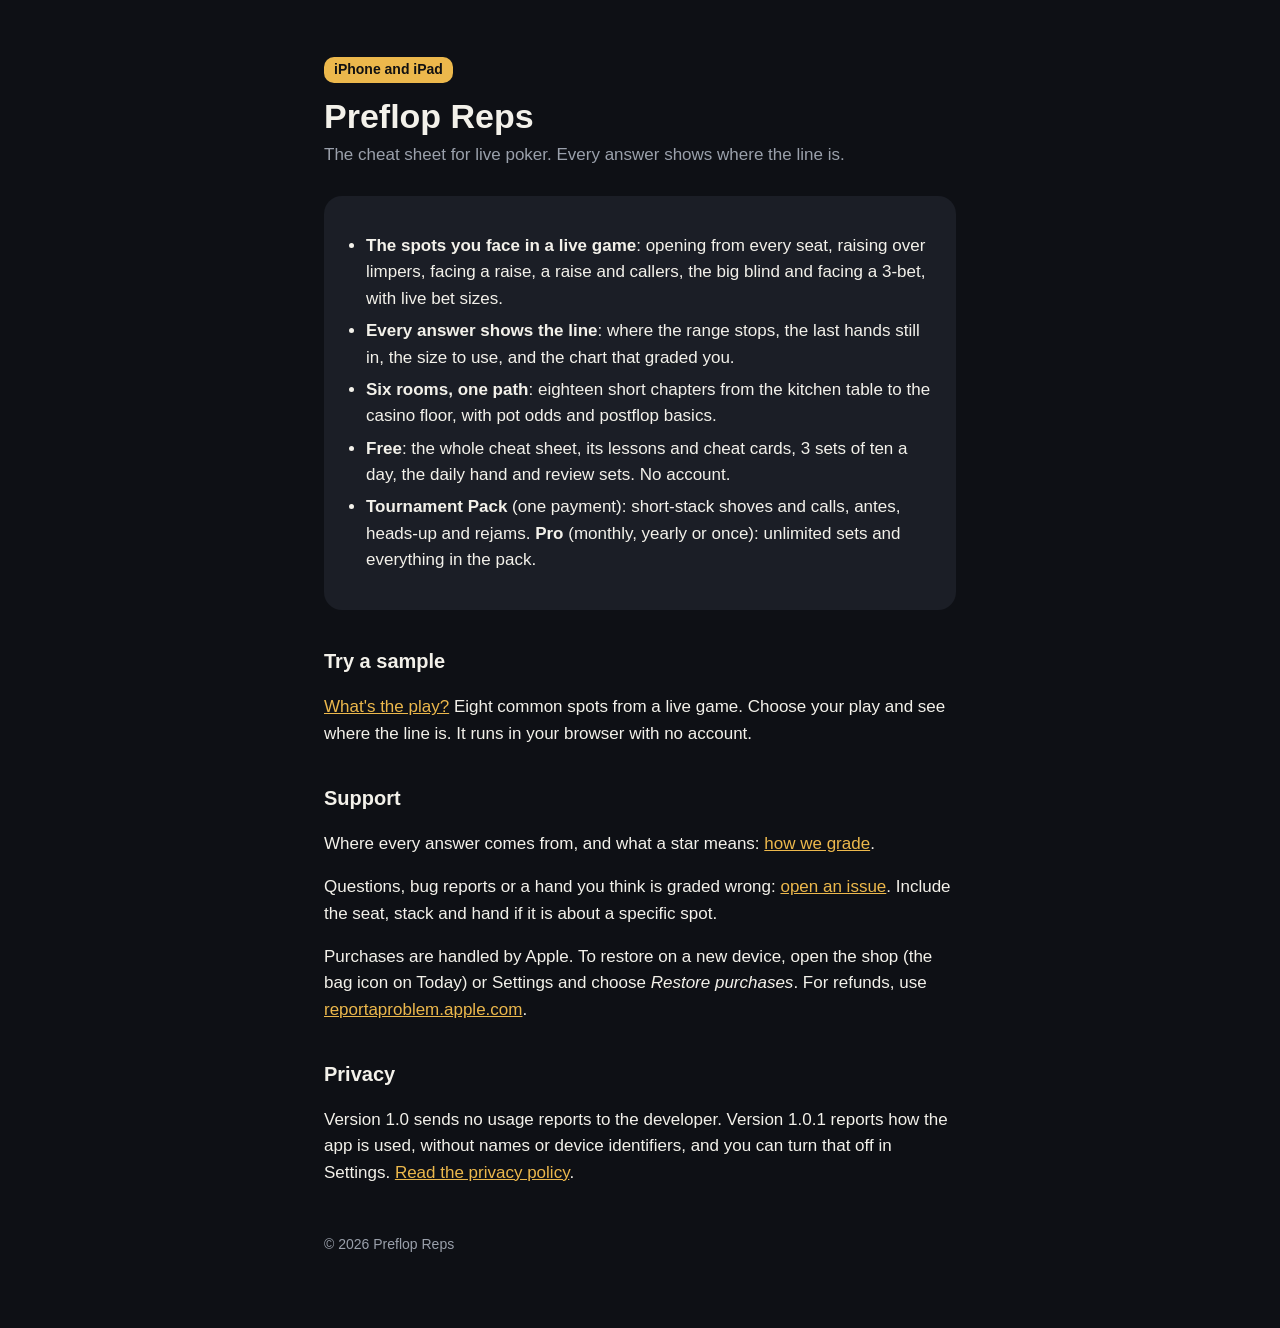
<file: index.html>
<!doctype html>
<html lang="en"><head><meta charset="utf-8"><meta name="viewport" content="width=device-width,initial-scale=1">
<title>Preflop Reps — Poker Trainer</title><meta name="description" content="Preflop Reps is the cheat sheet for live poker: which hands to raise, where the line is, and how much to bet, with an explanation for every answer.">
<link rel="stylesheet" href="style.css"></head>
<body><main>
<span class="mark">iPhone and iPad</span>
<h1>Preflop Reps</h1>
<p class="sub">The cheat sheet for live poker. Every answer shows where the line is.</p>
<div class="card">
<ul>
<li><strong>The spots you face in a live game</strong>: opening from every seat, raising over limpers, facing a raise, a raise and callers, the big blind and facing a 3-bet, with live bet sizes.</li>
<li><strong>Every answer shows the line</strong>: where the range stops, the last hands still in, the size to use, and the chart that graded you.</li>
<li><strong>Six rooms, one path</strong>: eighteen short chapters from the kitchen table to the casino floor, with pot odds and postflop basics.</li>
<li><strong>Free</strong>: the whole cheat sheet, its lessons and cheat cards, 3 sets of ten a day, the daily hand and review sets. No account.</li>
<li><strong>Tournament Pack</strong> (one payment): short-stack shoves and calls, antes, heads-up and rejams. <strong>Pro</strong> (monthly, yearly or once): unlimited sets and everything in the pack.</li>
</ul>
</div>
<h2>Try a sample</h2>
<p><a href="drill/">What's the play?</a> Eight common spots from a live game. Choose your play and see where the line is. It runs in your browser with no account.</p>
<h2>Support</h2>
<p>Where every answer comes from, and what a star means: <a href="grading.html">how we grade</a>.</p>
<p>Questions, bug reports or a hand you think is graded wrong: <a href="https://github.com/redkiho/preflop-reps-site/issues/new">open an issue</a>. Include the seat, stack and hand if it is about a specific spot.</p>
<p>Purchases are handled by Apple. To restore on a new device, open the shop (the bag icon on Today) or Settings and choose <em>Restore purchases</em>. For refunds, use <a href="https://reportaproblem.apple.com">reportaproblem.apple.com</a>.</p>
<h2>Privacy</h2>
<p>Version 1.0 sends no usage reports to the developer. Version 1.0.1 reports how the app is used, without names or device identifiers, and you can turn that off in Settings. <a href="privacy.html">Read the privacy policy</a>.</p>
<footer>© 2026 Preflop Reps</footer>
</main></body></html>
</file>
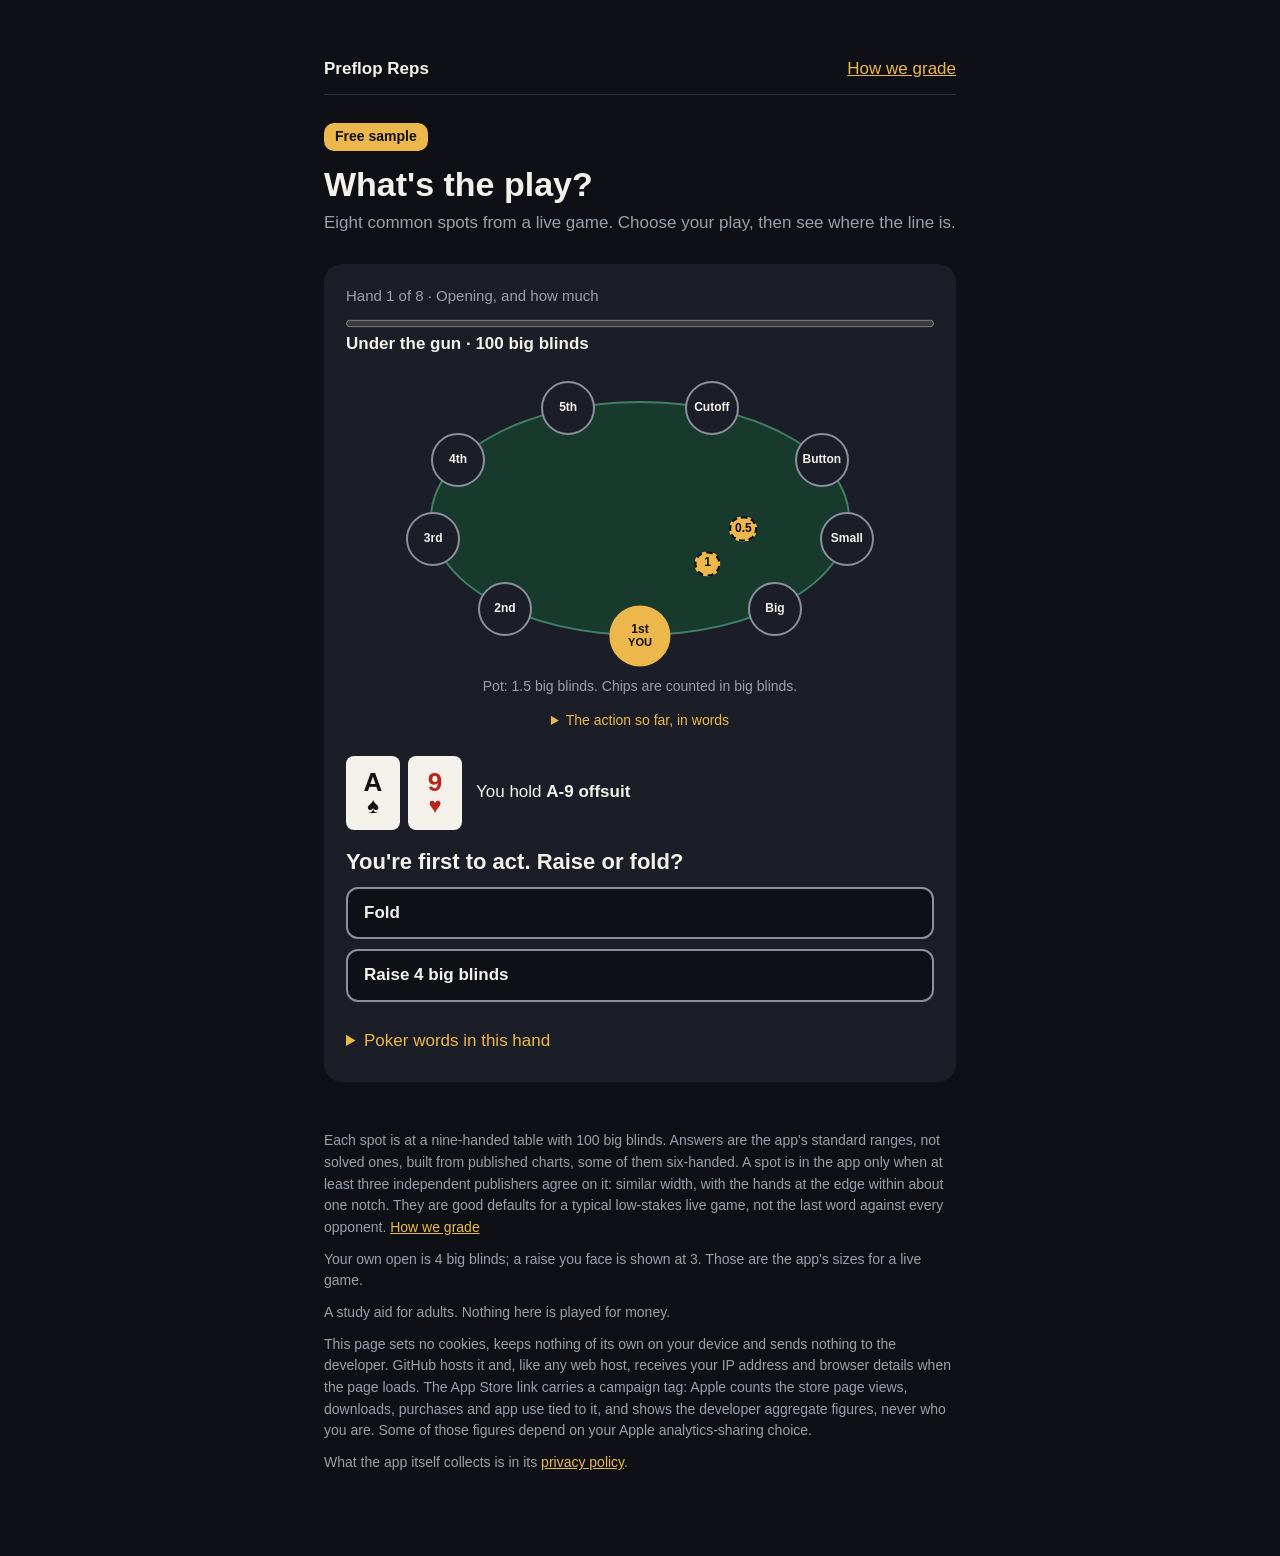
<file: drill/index.html>
<!doctype html>
<html lang="en">
<head>
  <meta charset="utf-8">
  <meta name="viewport" content="width=device-width, initial-scale=1">
  <meta name="color-scheme" content="dark">
  <meta name="theme-color" content="#0e1015">
  <meta name="description" content="Eight common preflop spots from a live poker game. Choose your play, then see where the line is and why. A free sample of Preflop Reps, a poker study aid.">
  <title>What's the Play? · Preflop Reps</title>
  <link rel="stylesheet" href="../style.css">
  <link rel="stylesheet" href="drill.css">
  <script type="module" src="drill.js"></script>
</head>
<body>
  <main class="drill">
    <nav aria-label="Preflop Reps">
      <a class="home" href="../">Preflop Reps</a>
      <a href="../grading.html">How we grade</a>
    </nav>

    <header>
      <span class="mark">Free sample</span>
      <h1>What's the play?</h1>
      <p class="sub">Eight common spots from a live game. Choose your play, then see where the line is.</p>
    </header>

    <section class="card practice" id="practice" aria-label="Drill" hidden>
      <div class="position">
        <p id="position" tabindex="-1"></p>
        <progress id="progress" value="0" aria-label="Hands answered"></progress>
      </div>

      <div id="question">
        <p id="spot" class="spot"></p>
        <div id="table" class="table" role="img"></div>
        <p id="pot" class="pot"></p>
        <details id="story">
          <summary>The action so far, in words</summary>
          <p id="action"></p>
        </details>
        <div class="holding">
          <div id="cards" class="cards" role="img"></div>
          <p>You hold <strong id="hand"></strong></p>
        </div>
        <h2 id="prompt"></h2>
        <div id="options" class="options" role="group" aria-label="Your play"></div>
      </div>

      <div id="feedback" class="feedback" hidden>
        <h2 id="verdict" tabindex="-1"></h2>
        <p class="play">The play: <strong id="play"></strong></p>
        <p id="chose"></p>
        <div class="line">
          <h3>Where the line is</h3>
          <p id="line"></p>
          <h3 id="size-label">The size</h3>
          <p id="size"></p>
        </div>
        <p id="rule"></p>
        <p class="fine">A standard range, not a solved one. <a href="../grading.html">How we grade</a></p>
        <button id="next" class="action" type="button">Next hand</button>
      </div>

      <details id="glossary">
        <summary>Poker words in this hand</summary>
        <dl id="words"></dl>
      </details>

      <div id="result" class="result" hidden>
        <h2 id="score" tabindex="-1"></h2>
        <p>Preflop Reps for iPhone and iPad drills every spot on its live-game cheat sheet this way: the play, where the line is, and how much to bet.</p>
        <p><strong>Free:</strong> the whole live-game cheat sheet, its lessons and cheat cards, 3 sets of ten a day, the daily hand and review sets. No account.</p>
        <p><strong>Paid:</strong> the Tournament Pack (short-stack shoves and calls, antes, heads-up and rejams) and Pro (unlimited sets and everything in the pack).</p>
        <a id="store" class="action" href="https://apps.apple.com/app/apple-store/id6815503902?pt=129483148&amp;ct=preflop-web-drill&amp;mt=8">View on the App Store</a>
        <button id="again" type="button">Try again</button>
        <p class="fine">For adults. The App Store shows the age rating where you live.</p>
      </div>
    </section>
    <p id="unsupported" class="notice" hidden>The drill did not start. Reload the page, or try a newer browser. Preflop Reps for iPhone and iPad asks the same spots.</p>
    <noscript><p class="notice">Turn on JavaScript in your browser to try the drill.</p></noscript>
    <script>
      // If the drill's script has not started after four seconds (an old browser, or a file that did not load), say so.
      setTimeout(function () {
        if (!window.drillStarted) document.getElementById('unsupported').hidden = false;
      }, 4000);
    </script>

    <footer>
      <p>Each spot is at a nine-handed table with 100 big blinds. Answers are the app's standard ranges, not solved ones, built from published charts, some of them six-handed. A spot is in the app only when at least three independent publishers agree on it: similar width, with the hands at the edge within about one notch. They are good defaults for a typical low-stakes live game, not the last word against every opponent. <a href="../grading.html">How we grade</a></p>
      <p>Your own open is 4 big blinds; a raise you face is shown at 3. Those are the app's sizes for a live game.</p>
      <p>A study aid for adults. Nothing here is played for money.</p>
      <p>This page sets no cookies, keeps nothing of its own on your device and sends nothing to the developer. GitHub hosts it and, like any web host, receives your IP address and browser details when the page loads. The App Store link carries a campaign tag: Apple counts the store page views, downloads, purchases and app use tied to it, and shows the developer aggregate figures, never who you are. Some of those figures depend on your Apple analytics-sharing choice.</p>
      <p>What the app itself collects is in its <a href="../privacy.html">privacy policy</a>.</p>
    </footer>
  </main>
</body>
</html>
</file>
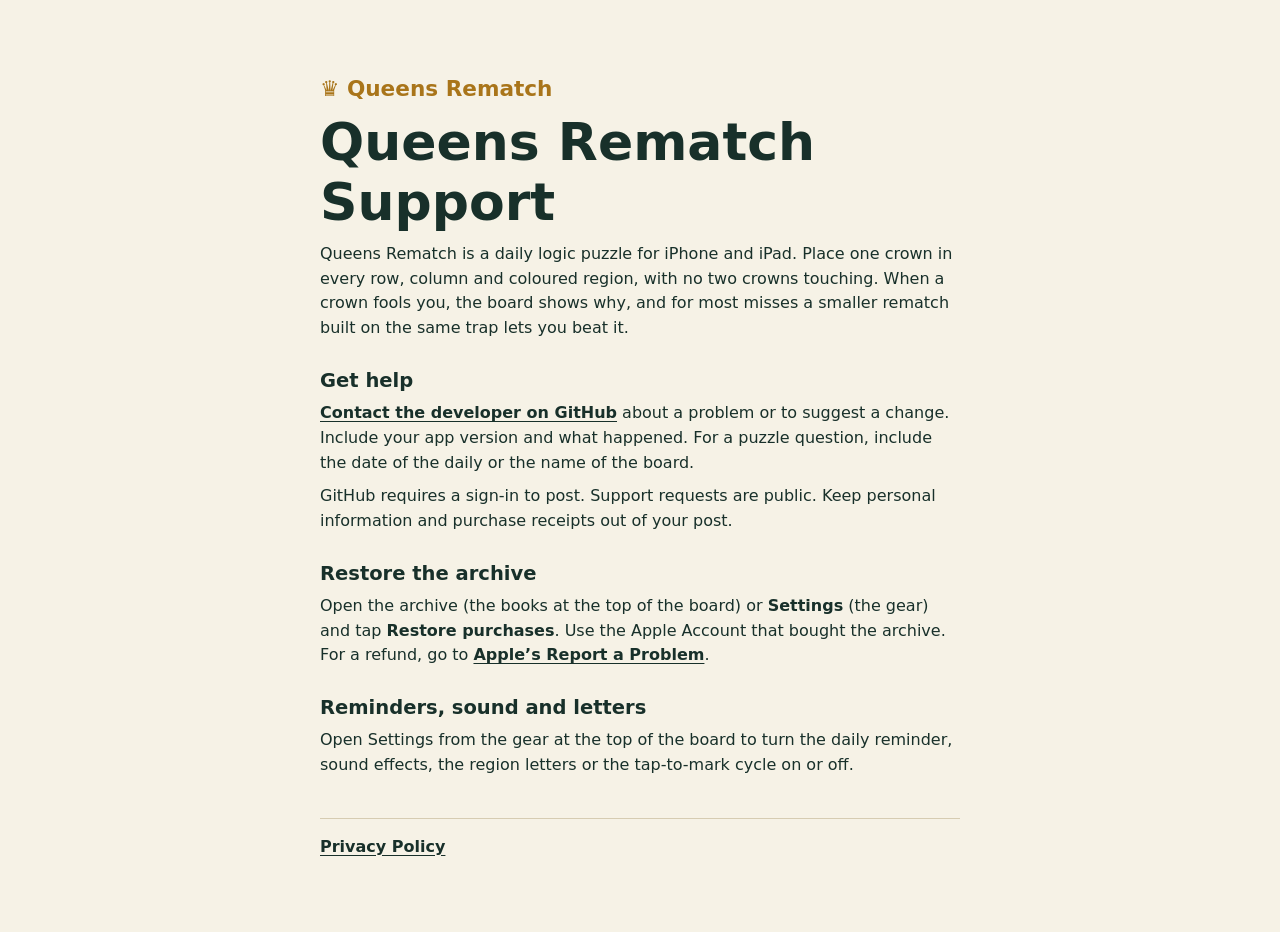
<file: queens/index.html>
<!doctype html>
<html lang="en">
<head>
  <meta charset="utf-8">
  <meta name="viewport" content="width=device-width, initial-scale=1">
  <meta name="description" content="Get help with Queens Rematch, the daily crown-placement puzzle for iPhone and iPad.">
  <title>Queens Rematch Support</title>
  <link rel="stylesheet" href="style.css">
</head>
<body>
  <main>
    <p class="brand">♛ Queens Rematch</p>
    <h1>Queens Rematch Support</h1>
    <p>Queens Rematch is a daily logic puzzle for iPhone and iPad. Place one crown in every row, column and coloured region, with no two crowns touching. When a crown fools you, the board shows why, and for most misses a smaller rematch built on the same trap lets you beat it.</p>

    <section>
      <h2>Get help</h2>
      <p><a href="https://github.com/redkiho/preflop-reps-site/issues/new?title=Queens%20Rematch%20support%3A%20">Contact the developer on GitHub</a> about a problem or to suggest a change. Include your app version and what happened. For a puzzle question, include the date of the daily or the name of the board.</p>
      <p>GitHub requires a sign-in to post. Support requests are public. Keep personal information and purchase receipts out of your post.</p>
    </section>

    <section>
      <h2>Restore the archive</h2>
      <p>Open the archive (the books at the top of the board) or <strong>Settings</strong> (the gear) and tap <strong>Restore purchases</strong>. Use the Apple Account that bought the archive. For a refund, go to <a href="https://reportaproblem.apple.com/">Apple’s Report a Problem</a>.</p>
    </section>

    <section>
      <h2>Reminders, sound and letters</h2>
      <p>Open Settings from the gear at the top of the board to turn the daily reminder, sound effects, the region letters or the tap-to-mark cycle on or off.</p>
    </section>

    <footer>
      <a href="privacy.html">Privacy Policy</a>
    </footer>
  </main>
</body>
</html>
</file>
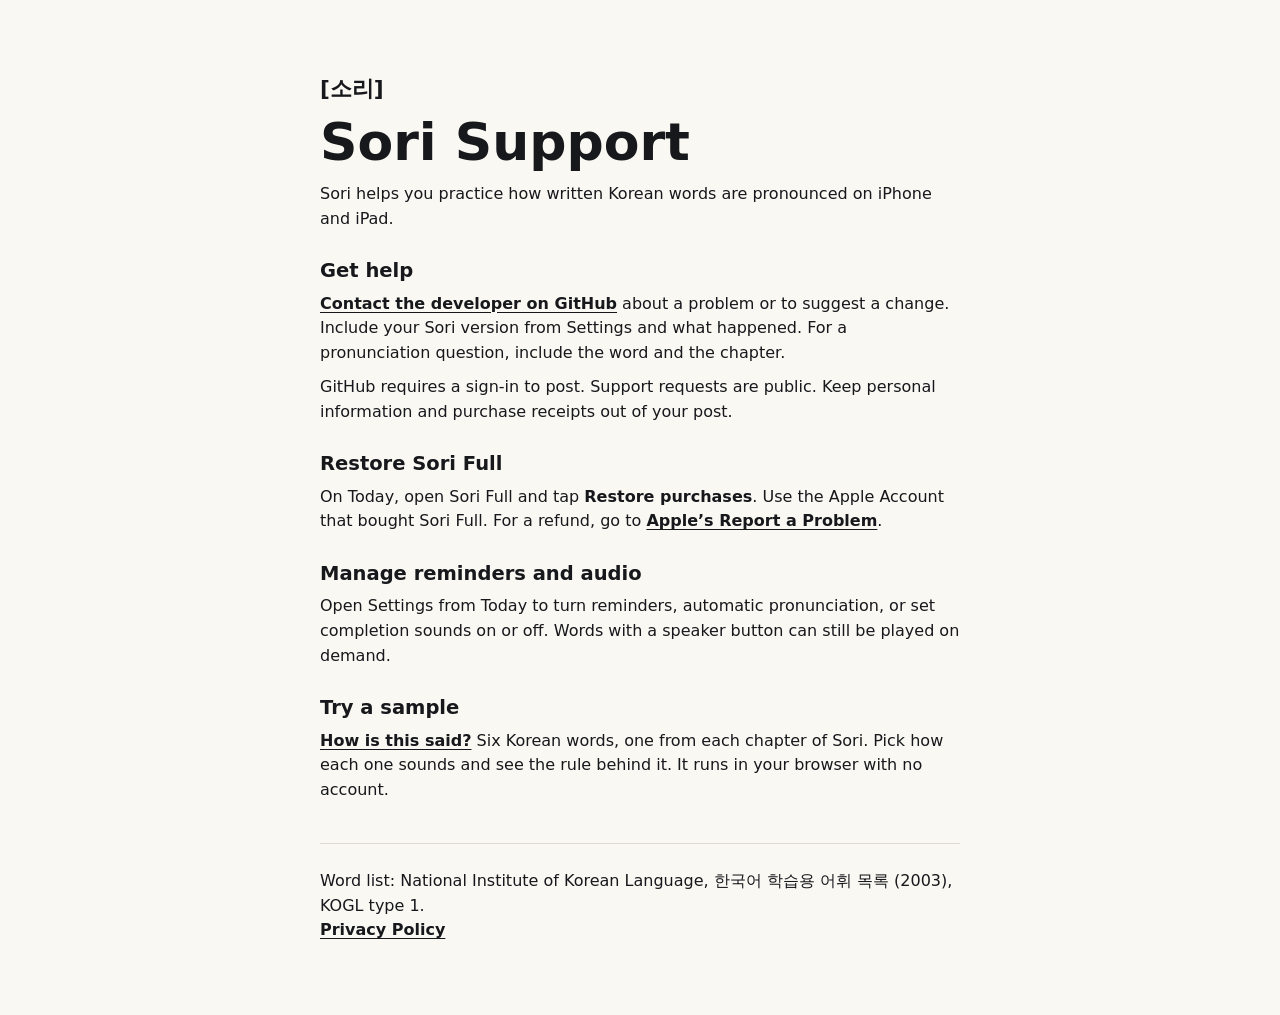
<file: sori/index.html>
<!doctype html>
<html lang="en">
<head>
  <meta charset="utf-8">
  <meta name="viewport" content="width=device-width, initial-scale=1">
  <meta name="description" content="Get help with Sori, the Korean pronunciation trainer for iPhone and iPad.">
  <title>Sori Support</title>
  <link rel="stylesheet" href="style.css">
</head>
<body>
  <main>
    <p class="brand" lang="ko">[소리]</p>
    <h1>Sori Support</h1>
    <p>Sori helps you practice how written Korean words are pronounced on iPhone and iPad.</p>

    <section>
      <h2>Get help</h2>
      <p><a href="https://github.com/redkiho/preflop-reps-site/issues/new?title=Sori%20support%3A%20">Contact the developer on GitHub</a> about a problem or to suggest a change. Include your Sori version from Settings and what happened. For a pronunciation question, include the word and the chapter.</p>
      <p>GitHub requires a sign-in to post. Support requests are public. Keep personal information and purchase receipts out of your post.</p>
    </section>

    <section>
      <h2>Restore Sori Full</h2>
      <p>On Today, open Sori Full and tap <strong>Restore purchases</strong>. Use the Apple Account that bought Sori Full. For a refund, go to <a href="https://reportaproblem.apple.com/">Apple’s Report a Problem</a>.</p>
    </section>

    <section>
      <h2>Manage reminders and audio</h2>
      <p>Open Settings from Today to turn reminders, automatic pronunciation, or set completion sounds on or off. Words with a speaker button can still be played on demand.</p>
    </section>

    <section>
      <h2>Try a sample</h2>
      <p><a href="drill/">How is this said?</a> Six Korean words, one from each chapter of Sori. Pick how each one sounds and see the rule behind it. It runs in your browser with no account.</p>
    </section>

    <footer>
      <p>Word list: National Institute of Korean Language, <span lang="ko">한국어 학습용 어휘 목록</span> (2003), KOGL type 1.</p>
      <a href="privacy.html">Privacy Policy</a>
    </footer>
  </main>
</body>
</html>
</file>
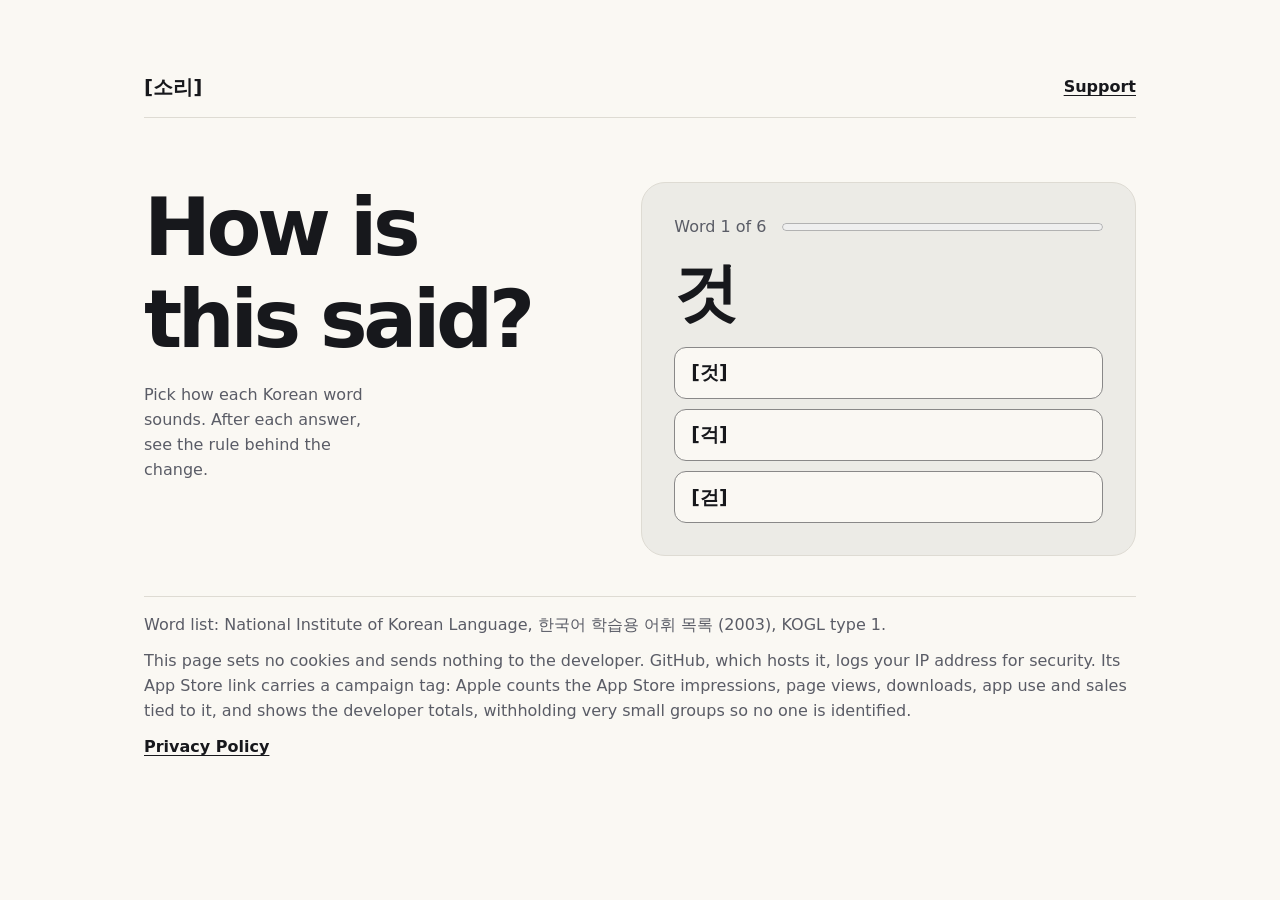
<file: sori/drill/index.html>
<!doctype html>
<html lang="en">
<head>
  <meta charset="utf-8">
  <meta name="viewport" content="width=device-width, initial-scale=1">
  <meta name="description" content="Try six Korean pronunciation questions from Sori. Pick how each word is said and see the rule behind its sound.">
  <title>Korean Pronunciation Drill · Sori</title>
  <link rel="stylesheet" href="../style.css">
  <link rel="stylesheet" href="drill.css">
  <script type="module" src="drill.js"></script>
</head>
<body>
  <main class="sample">
    <nav aria-label="Sori">
      <a class="wordmark" aria-label="Sori support" href="../"><span lang="ko">[소리]</span></a>
      <a href="../">Support</a>
    </nav>

    <div class="drill-layout">
      <header class="intro">
        <h1>How is<br class="title-break"> this said?</h1>
        <p>Pick how each Korean word sounds. After each answer, see the rule behind the change.</p>
      </header>

      <div class="practice" id="practice" hidden>
        <div class="position">
          <p id="position"></p>
          <progress id="progress" value="0" aria-label="Questions answered"></progress>
        </div>
        <div id="question">
          <h2 id="word" lang="ko" tabindex="-1"></h2>
          <div id="options" class="options" role="group" aria-label="Pronunciation choices"></div>
        </div>
        <div id="feedback" class="feedback" hidden>
          <h2 id="verdict" tabindex="-1"></h2>
          <p id="reveal" lang="ko"></p>
          <p id="reason"></p>
          <p id="article" class="article"></p>
          <button id="next" class="action" type="button">Next word</button>
        </div>
        <div id="result" class="result" hidden>
          <h2 id="score" tabindex="-1"></h2>
          <p>Practice all six rules in Sori for iPhone and iPad. The first two chapters are free.</p>
          <a id="store" class="action" href="https://apps.apple.com/app/apple-store/id6837568195?pt=129483148&amp;ct=sori-web-drill&amp;mt=8">View on the App Store</a>
          <button id="again" type="button">Try again</button>
        </div>
      </div>
      <noscript><p>Enable JavaScript in your browser to try the drill.</p></noscript>
    </div>

    <footer>
      <p>Word list: National Institute of Korean Language, <span lang="ko">한국어 학습용 어휘 목록</span> (2003), KOGL type 1.</p>
      <p>This page sets no cookies and sends nothing to the developer. GitHub, which hosts it, logs your IP address for security. Its App Store link carries a campaign tag: Apple counts the App Store impressions, page views, downloads, app use and sales tied to it, and shows the developer totals, withholding very small groups so no one is identified.</p>
      <a href="../privacy.html">Privacy Policy</a>
    </footer>
  </main>
</body>
</html>
</file>
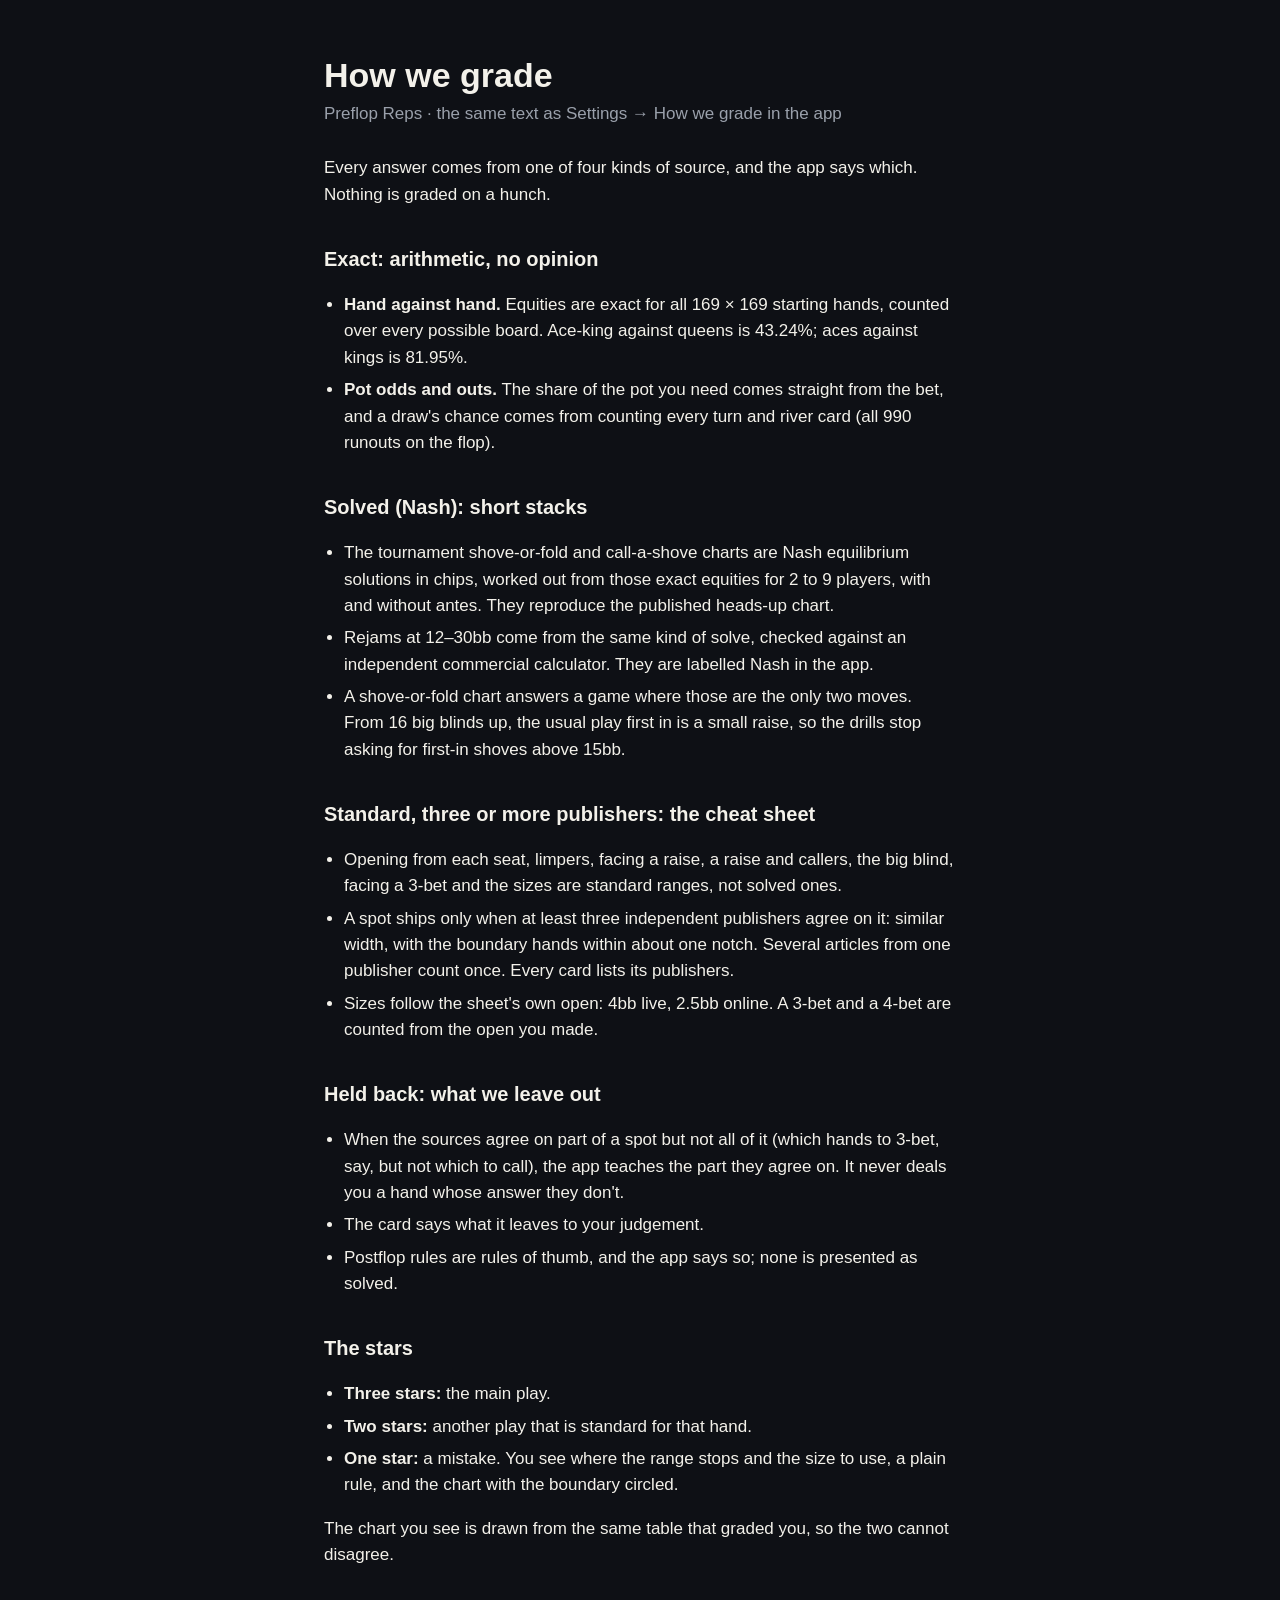
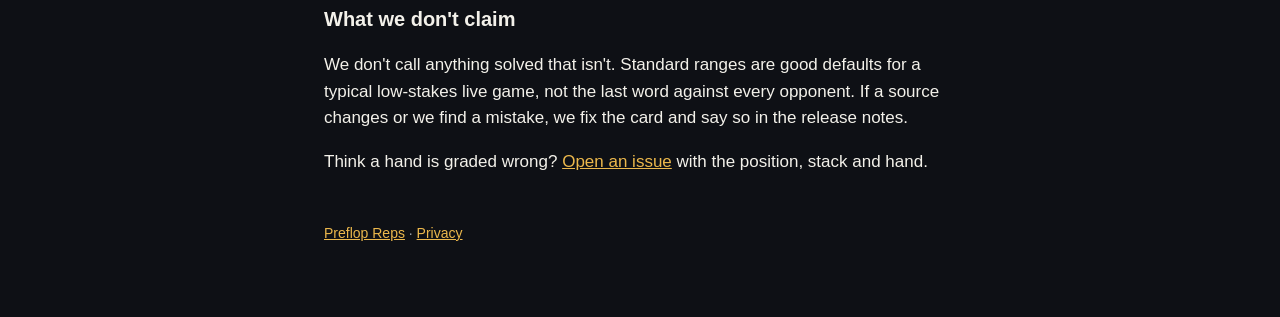
<file: grading.html>
<!doctype html>
<html lang="en"><head><meta charset="utf-8"><meta name="viewport" content="width=device-width,initial-scale=1">
<title>How we grade — Preflop Reps</title><link rel="stylesheet" href="style.css"></head>
<body><main>
<h1>How we grade</h1>
<p class="sub">Preflop Reps · the same text as Settings → How we grade in the app</p>
<p>Every answer comes from one of four kinds of source, and the app says which. Nothing is graded on a hunch.</p>
<h2>Exact: arithmetic, no opinion</h2>
<ul>
<li><strong>Hand against hand.</strong> Equities are exact for all 169 × 169 starting hands, counted over every possible board. Ace-king against queens is 43.24%; aces against kings is 81.95%.</li>
<li><strong>Pot odds and outs.</strong> The share of the pot you need comes straight from the bet, and a draw's chance comes from counting every turn and river card (all 990 runouts on the flop).</li>
</ul>
<h2>Solved (Nash): short stacks</h2>
<ul>
<li>The tournament shove-or-fold and call-a-shove charts are Nash equilibrium solutions in chips, worked out from those exact equities for 2 to 9 players, with and without antes. They reproduce the published heads-up chart.</li>
<li>Rejams at 12–30bb come from the same kind of solve, checked against an independent commercial calculator. They are labelled Nash in the app.</li>
<li>A shove-or-fold chart answers a game where those are the only two moves. From 16 big blinds up, the usual play first in is a small raise, so the drills stop asking for first-in shoves above 15bb.</li>
</ul>
<h2>Standard, three or more publishers: the cheat sheet</h2>
<ul>
<li>Opening from each seat, limpers, facing a raise, a raise and callers, the big blind, facing a 3-bet and the sizes are standard ranges, not solved ones.</li>
<li>A spot ships only when at least three independent publishers agree on it: similar width, with the boundary hands within about one notch. Several articles from one publisher count once. Every card lists its publishers.</li>
<li>Sizes follow the sheet's own open: 4bb live, 2.5bb online. A 3-bet and a 4-bet are counted from the open you made.</li>
</ul>
<h2>Held back: what we leave out</h2>
<ul>
<li>When the sources agree on part of a spot but not all of it (which hands to 3-bet, say, but not which to call), the app teaches the part they agree on. It never deals you a hand whose answer they don't.</li>
<li>The card says what it leaves to your judgement.</li>
<li>Postflop rules are rules of thumb, and the app says so; none is presented as solved.</li>
</ul>
<h2>The stars</h2>
<ul>
<li><strong>Three stars:</strong> the main play.</li>
<li><strong>Two stars:</strong> another play that is standard for that hand.</li>
<li><strong>One star:</strong> a mistake. You see where the range stops and the size to use, a plain rule, and the chart with the boundary circled.</li>
</ul>
<p>The chart you see is drawn from the same table that graded you, so the two cannot disagree.</p>
<h2>What we don't claim</h2>
<p>We don't call anything solved that isn't. Standard ranges are good defaults for a typical low-stakes live game, not the last word against every opponent. If a source changes or we find a mistake, we fix the card and say so in the release notes.</p>
<p>Think a hand is graded wrong? <a href="https://github.com/redkiho/preflop-reps-site/issues/new">Open an issue</a> with the position, stack and hand.</p>
<footer><a href="index.html">Preflop Reps</a> · <a href="privacy.html">Privacy</a></footer>
</main></body></html>
</file>
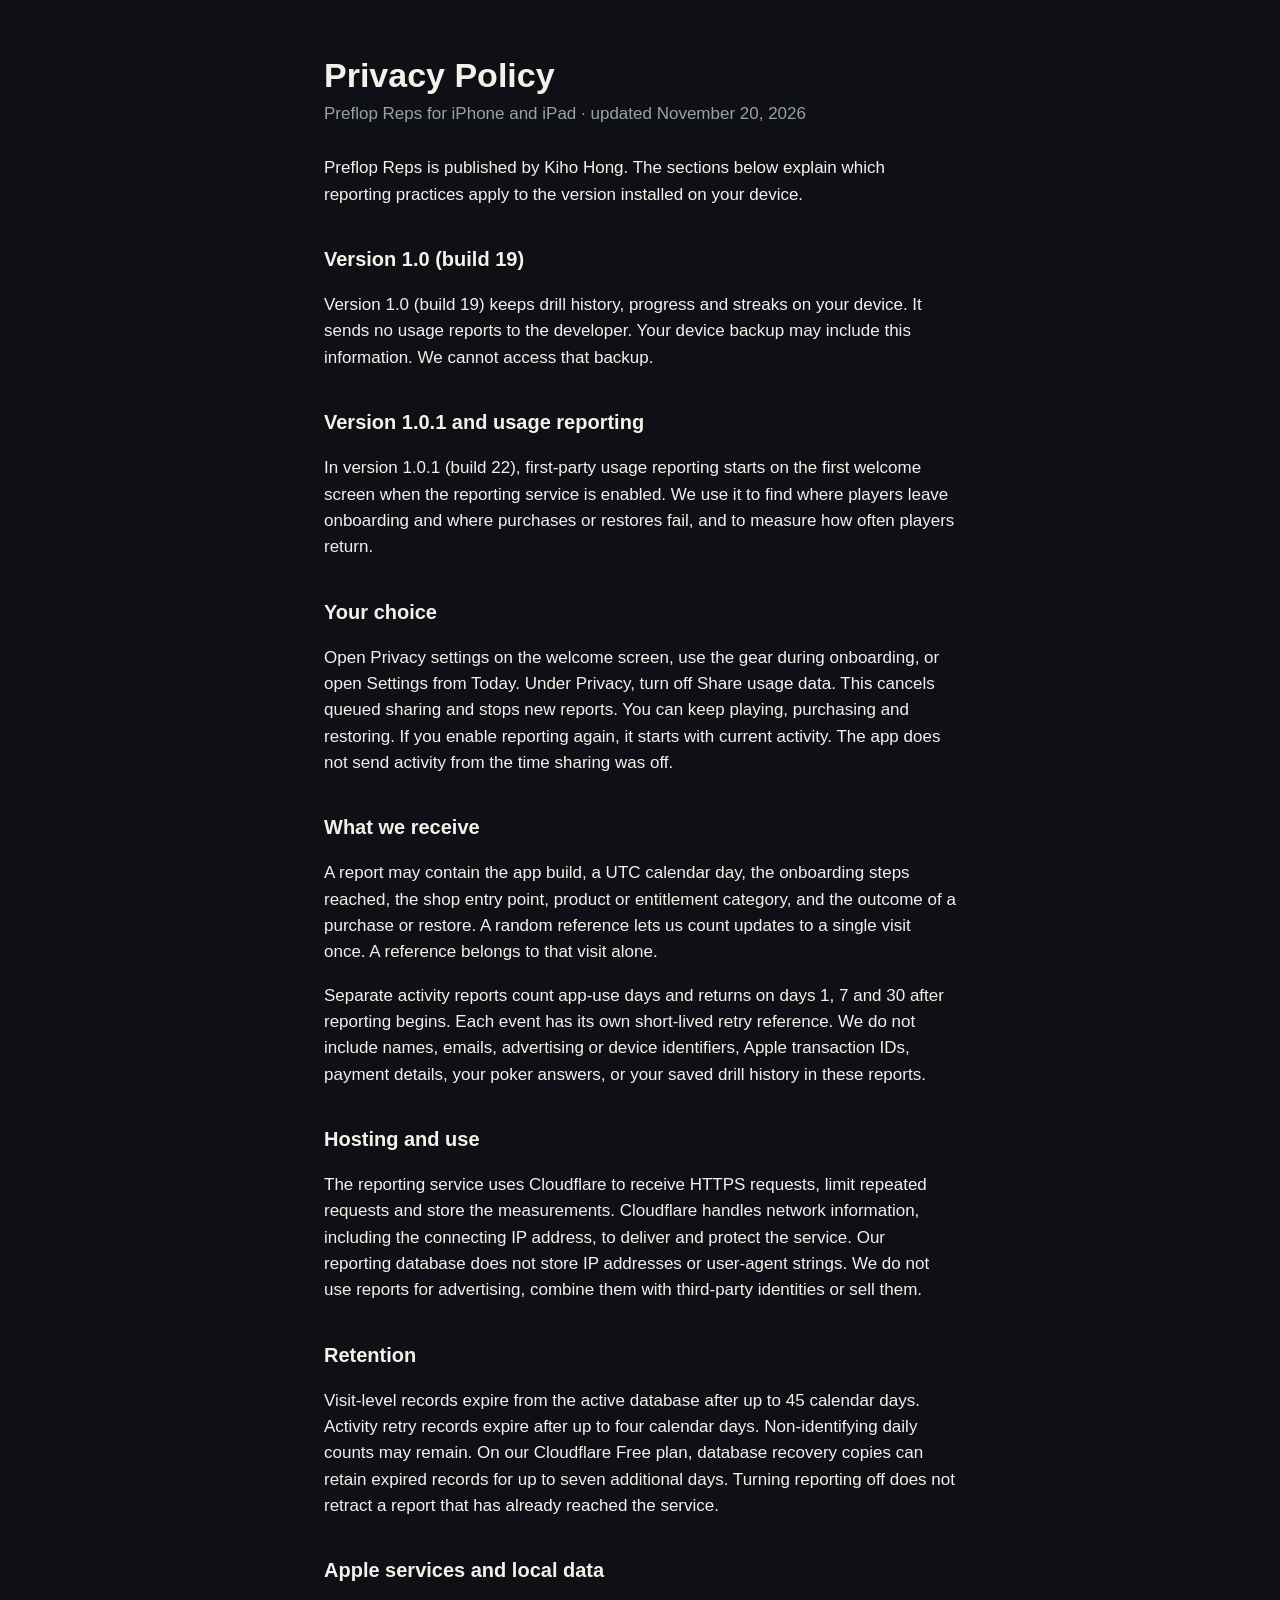
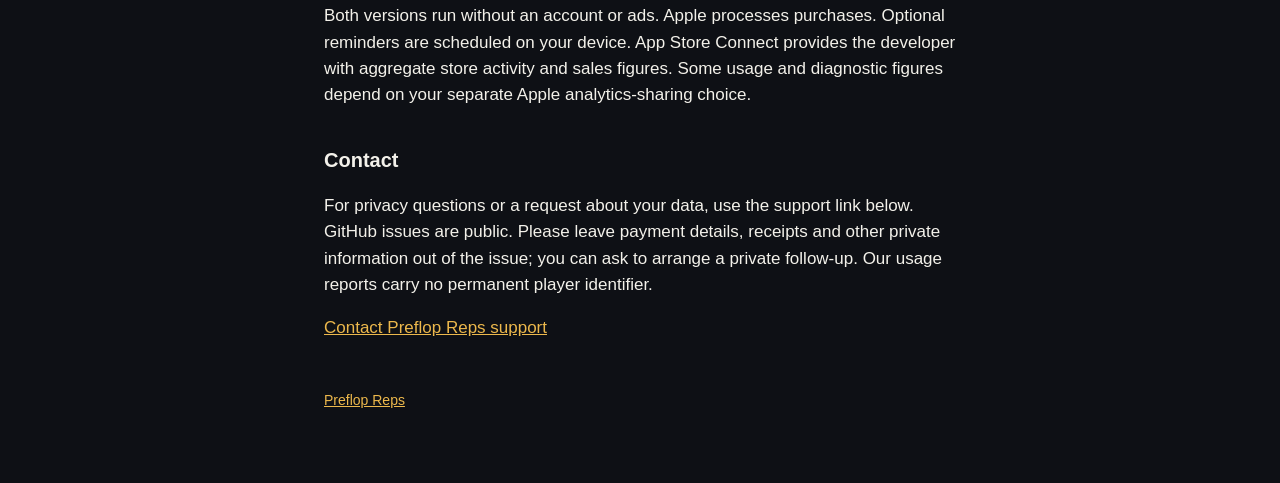
<file: privacy.html>
<!doctype html>
<html lang="en"><head><meta charset="utf-8"><meta name="viewport" content="width=device-width,initial-scale=1">
<title>Privacy Policy — Preflop Reps</title><link rel="stylesheet" href="style.css"></head>
<body><main><h1>Privacy Policy</h1>
<p class="sub">Preflop Reps for iPhone and iPad · updated November 20, 2026</p>
<p>Preflop Reps is published by Kiho Hong. The sections below explain which reporting practices apply to the version installed on your device.</p>
<h2>Version 1.0 (build 19)</h2>
<p>Version 1.0 (build 19) keeps drill history, progress and streaks on your device. It sends no usage reports to the developer. Your device backup may include this information. We cannot access that backup.</p>
<h2>Version 1.0.1 and usage reporting</h2>
<p>In version 1.0.1 (build 22), first-party usage reporting starts on the first welcome screen when the reporting service is enabled. We use it to find where players leave onboarding and where purchases or restores fail, and to measure how often players return.</p>
<h2 id="choices">Your choice</h2>
<p>Open Privacy settings on the welcome screen, use the gear during onboarding, or open Settings from Today. Under Privacy, turn off Share usage data. This cancels queued sharing and stops new reports. You can keep playing, purchasing and restoring. If you enable reporting again, it starts with current activity. The app does not send activity from the time sharing was off.</p>
<h2>What we receive</h2>
<p>A report may contain the app build, a UTC calendar day, the onboarding steps reached, the shop entry point, product or entitlement category, and the outcome of a purchase or restore. A random reference lets us count updates to a single visit once. A reference belongs to that visit alone.</p>
<p>Separate activity reports count app-use days and returns on days 1, 7 and 30 after reporting begins. Each event has its own short-lived retry reference. We do not include names, emails, advertising or device identifiers, Apple transaction IDs, payment details, your poker answers, or your saved drill history in these reports.</p>
<h2>Hosting and use</h2>
<p>The reporting service uses Cloudflare to receive HTTPS requests, limit repeated requests and store the measurements. Cloudflare handles network information, including the connecting IP address, to deliver and protect the service. Our reporting database does not store IP addresses or user-agent strings. We do not use reports for advertising, combine them with third-party identities or sell them.</p>
<h2>Retention</h2>
<p>Visit-level records expire from the active database after up to 45 calendar days. Activity retry records expire after up to four calendar days. Non-identifying daily counts may remain. On our Cloudflare Free plan, database recovery copies can retain expired records for up to seven additional days. Turning reporting off does not retract a report that has already reached the service.</p>
<h2>Apple services and local data</h2>
<p>Both versions run without an account or ads. Apple processes purchases. Optional reminders are scheduled on your device. App Store Connect provides the developer with aggregate store activity and sales figures. Some usage and diagnostic figures depend on your separate Apple analytics-sharing choice.</p>
<h2>Contact</h2>
<p>For privacy questions or a request about your data, use the support link below. GitHub issues are public. Please leave payment details, receipts and other private information out of the issue; you can ask to arrange a private follow-up. Our usage reports carry no permanent player identifier.</p>
<p><a href="https://github.com/redkiho/preflop-reps-site/issues/new">Contact Preflop Reps support</a></p>
<footer><a href="index.html">Preflop Reps</a></footer>
</main></body></html>
</file>
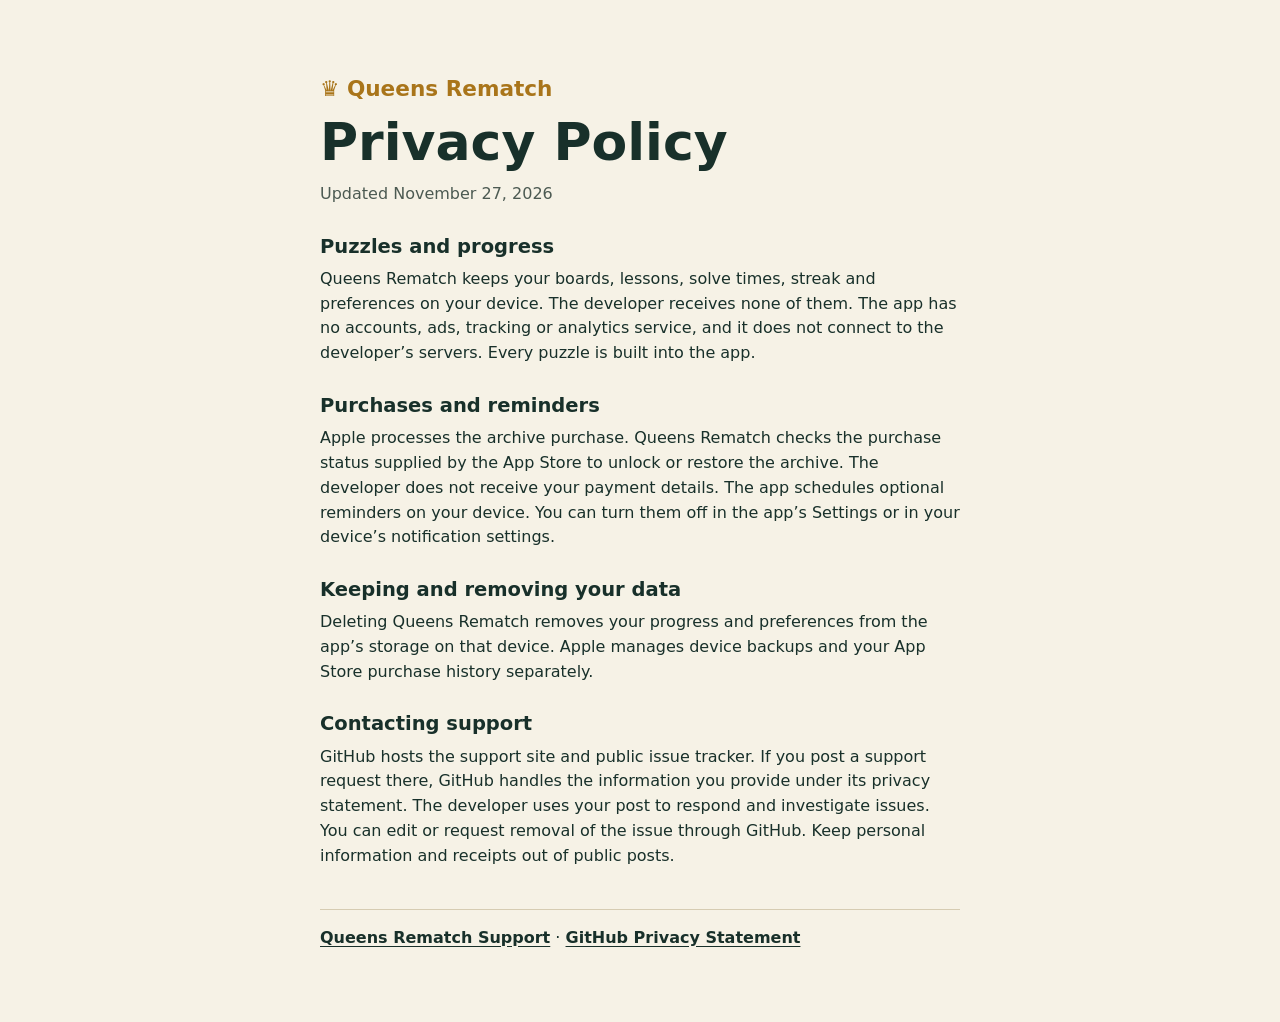
<file: queens/privacy.html>
<!doctype html>
<html lang="en">
<head>
  <meta charset="utf-8">
  <meta name="viewport" content="width=device-width, initial-scale=1">
  <meta name="description" content="The privacy policy for Queens Rematch, the daily crown-placement puzzle.">
  <title>Queens Rematch Privacy Policy</title>
  <link rel="stylesheet" href="style.css">
</head>
<body>
  <main>
    <p class="brand">♛ Queens Rematch</p>
    <h1>Privacy Policy</h1>
    <p class="updated">Updated November 27, 2026</p>

    <section>
      <h2>Puzzles and progress</h2>
      <p>Queens Rematch keeps your boards, lessons, solve times, streak and preferences on your device. The developer receives none of them. The app has no accounts, ads, tracking or analytics service, and it does not connect to the developer’s servers. Every puzzle is built into the app.</p>
    </section>

    <section>
      <h2>Purchases and reminders</h2>
      <p>Apple processes the archive purchase. Queens Rematch checks the purchase status supplied by the App Store to unlock or restore the archive. The developer does not receive your payment details. The app schedules optional reminders on your device. You can turn them off in the app’s Settings or in your device’s notification settings.</p>
    </section>

    <section>
      <h2>Keeping and removing your data</h2>
      <p>Deleting Queens Rematch removes your progress and preferences from the app’s storage on that device. Apple manages device backups and your App Store purchase history separately.</p>
    </section>

    <section>
      <h2>Contacting support</h2>
      <p>GitHub hosts the support site and public issue tracker. If you post a support request there, GitHub handles the information you provide under its privacy statement. The developer uses your post to respond and investigate issues. You can edit or request removal of the issue through GitHub. Keep personal information and receipts out of public posts.</p>
    </section>

    <footer>
      <a href="./">Queens Rematch Support</a> ·
      <a href="https://docs.github.com/en/site-policy/privacy-policies/github-general-privacy-statement">GitHub Privacy Statement</a>
    </footer>
  </main>
</body>
</html>
</file>
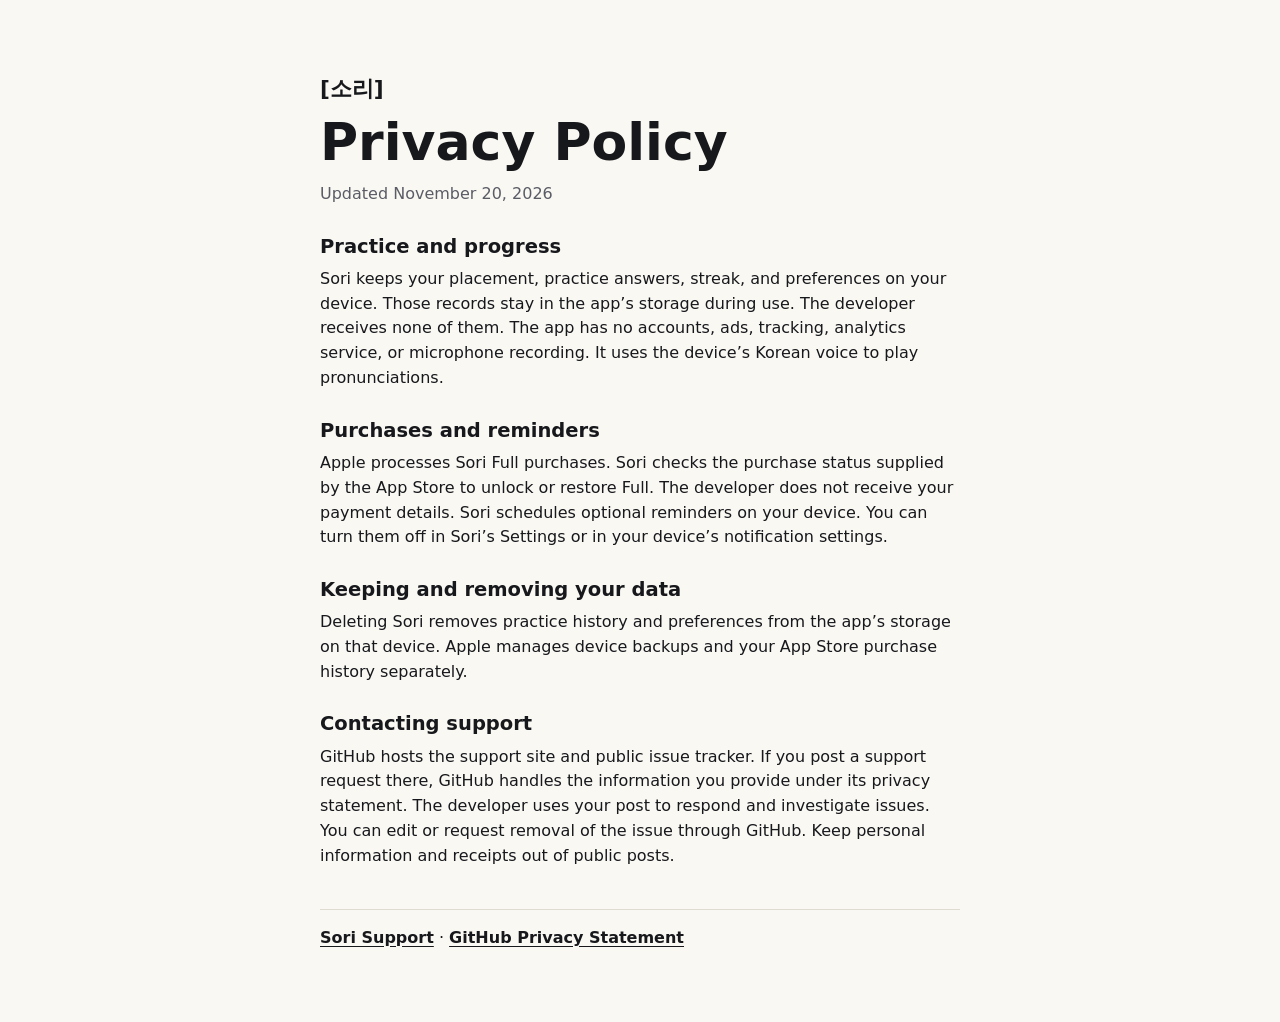
<file: sori/privacy.html>
<!doctype html>
<html lang="en">
<head>
  <meta charset="utf-8">
  <meta name="viewport" content="width=device-width, initial-scale=1">
  <meta name="description" content="The privacy policy for Sori, the Korean pronunciation trainer.">
  <title>Sori Privacy Policy</title>
  <link rel="stylesheet" href="style.css">
</head>
<body>
  <main>
    <p class="brand" lang="ko">[소리]</p>
    <h1>Privacy Policy</h1>
    <p class="updated">Updated November 20, 2026</p>

    <section>
      <h2>Practice and progress</h2>
      <p>Sori keeps your placement, practice answers, streak, and preferences on your device. Those records stay in the app’s storage during use. The developer receives none of them. The app has no accounts, ads, tracking, analytics service, or microphone recording. It uses the device’s Korean voice to play pronunciations.</p>
    </section>

    <section>
      <h2>Purchases and reminders</h2>
      <p>Apple processes Sori Full purchases. Sori checks the purchase status supplied by the App Store to unlock or restore Full. The developer does not receive your payment details. Sori schedules optional reminders on your device. You can turn them off in Sori’s Settings or in your device’s notification settings.</p>
    </section>

    <section>
      <h2>Keeping and removing your data</h2>
      <p>Deleting Sori removes practice history and preferences from the app’s storage on that device. Apple manages device backups and your App Store purchase history separately.</p>
    </section>

    <section>
      <h2>Contacting support</h2>
      <p>GitHub hosts the support site and public issue tracker. If you post a support request there, GitHub handles the information you provide under its privacy statement. The developer uses your post to respond and investigate issues. You can edit or request removal of the issue through GitHub. Keep personal information and receipts out of public posts.</p>
    </section>

    <footer>
      <a href="./">Sori Support</a> ·
      <a href="https://docs.github.com/en/site-policy/privacy-policies/github-general-privacy-statement">GitHub Privacy Statement</a>
    </footer>
  </main>
</body>
</html>
</file>
<file: style.css>
:root{--bg:#0e1015;--card:#1b1e26;--ink:#f3f1ea;--muted:#9aa0ab;--gold:#ecb84c}
*{box-sizing:border-box}body{margin:0;background:var(--bg);color:var(--ink);font:17px/1.55 -apple-system,BlinkMacSystemFont,"SF Pro Text","Helvetica Neue",Arial,sans-serif}
main{max-width:680px;margin:0 auto;padding:56px 24px 72px}
h1{font-size:34px;line-height:1.15;margin:0 0 6px}h2{font-size:20px;margin:36px 0 8px}
.sub{color:var(--muted);margin:0 0 28px}a{color:var(--gold)}
.card{background:var(--card);border-radius:18px;padding:20px 22px;margin:18px 0}
ul{padding-left:20px}li{margin:6px 0}footer{margin-top:48px;color:var(--muted);font-size:14px}
.mark{display:inline-block;background:var(--gold);color:#111;border-radius:10px;padding:2px 10px;font-weight:700;font-size:14px;margin-bottom:14px}
</file>
<file: drill/drill.css>
/* The site has one theme, dark, so this page is dark whatever the visitor's system setting. */
:root {
  color-scheme: dark;
  --edge: #8b919c;      /* control edges: 3:1 or better against the ground, the card and the felt */
  --rule: #2c303a;
  --felt: #173a2d;
  --felt-edge: #3f7f65;
  --paper: #f3f1ea;
  --pip-red: #b3261e;
  --good: #7fd69a;
  --miss: #ffa08f;
}

[hidden] { display: none !important; }
.visually-hidden {
  position: absolute;
  width: 1px;
  height: 1px;
  overflow: hidden;
  clip: rect(0 0 0 0);
  clip-path: inset(50%);
  white-space: nowrap;
}

.drill nav {
  display: flex;
  align-items: center;
  justify-content: space-between;
  margin-bottom: 28px;
  padding-bottom: 12px;
  border-bottom: 1px solid var(--rule);
}
.home { color: var(--ink); font-weight: 700; text-decoration: none; }
.mark { border: 1px solid transparent; }
.notice { margin-top: 22px; padding: 14px 16px; border: 2px solid var(--edge); border-radius: 12px; }

.practice { margin-top: 22px; }
.practice h2 { margin: 18px 0 12px; font-size: 22px; line-height: 1.25; }
.practice p { margin: 0 0 10px; }

.position { display: grid; gap: 8px; color: var(--muted); font-size: 15px; }
.position p { margin: 0; }
progress { width: 100%; accent-color: var(--gold); }

.spot { margin-top: 18px; font-weight: 700; }

/* The table: seats sit on the rim in order of action, the player at the bottom. Its height comes from the padding of
   ::before, which every browser that runs the script understands. */
.table {
  position: relative;
  width: calc(100% - 68px);
  max-width: 420px;
  margin: 44px auto 40px;
  /* A drawing: a phone's text-size setting must not inflate its labels past its seats. The same action is written
     out in words under it, and that text grows as usual. */
  -webkit-text-size-adjust: none;
  text-size-adjust: none;
}
.table::before { content: ""; display: block; padding-top: 56%; }
.felt {
  position: absolute;
  top: 0;
  right: 0;
  bottom: 0;
  left: 0;
  border: 2px solid var(--felt-edge);
  border-radius: 50%;
  background: var(--felt);
}
.practice .pot { margin: 0 0 4px; color: var(--muted); font-size: 14px; text-align: center; }
#story { margin: 0 0 16px; font-size: 14px; text-align: center; }
#story p { margin: 4px 0 0; color: var(--muted); text-align: start; }
.seat, .bet {
  position: absolute;
  display: grid;
  place-items: center;
  align-content: center;
  transform: translate(-50%, -50%);
  border-radius: 50%;
  font-weight: 700;
  line-height: 1.15;
  text-align: center;
}
/* Sized in em, so a seat grows with its label when a visitor enlarges the text. */
.seat {
  width: 4.5em;
  height: 4.5em;
  border: 2px solid var(--edge);
  background: var(--card);
  color: var(--ink);
  font-size: 12px;
}
.seat .name { display: block; text-transform: lowercase; }
.seat .name::first-letter { text-transform: uppercase; }
.seat .you { display: block; font-size: .92em; font-weight: 800; text-transform: uppercase; }
.seat.folded { border-style: dashed; background: var(--bg); color: var(--muted); }
.seat.limped, .seat.raised, .seat.called, .seat.threeBet { border-color: var(--ink); }
.seat.hero { width: 5.1em; height: 5.1em; border-color: var(--gold); background: var(--gold); color: #111; }
.bet {
  min-width: 2.1em;
  height: 2.1em;
  padding: 0 .3em;
  border: 2px dashed #111;
  border-radius: 1.1em;
  background: var(--gold);
  color: #111;
  font-size: 12px;
}

.holding { display: flex; align-items: center; gap: 14px; }
.holding p { margin: 0; }
#hand, .nowrap { white-space: nowrap; }
.cards { display: flex; gap: 8px; }
.playing-card {
  display: grid;
  align-content: center;
  justify-items: center;
  width: 54px;
  height: 74px;
  border: 1px solid transparent;
  border-radius: 8px;
  background: var(--paper);
  color: #111;
  font-size: 26px;
  font-weight: 800;
  line-height: 1;
}
.playing-card.red { color: var(--pip-red); }
.playing-card .suit { font-size: 22px; }

.options { display: grid; gap: 10px; }
button, .action {
  box-sizing: border-box;
  min-height: 48px;
  padding: 11px 16px;
  border: 2px solid var(--edge);
  border-radius: 12px;
  background: var(--bg);
  color: var(--ink);
  font: inherit;
  font-weight: 650;
  text-align: start;
  cursor: pointer;
  touch-action: manipulation;
}
button:hover:enabled { border-color: var(--ink); }
button:focus-visible, .action:focus-visible, summary:focus-visible, [tabindex="-1"]:focus-visible {
  outline: 3px solid var(--gold);
  outline-offset: 3px;
}
[tabindex="-1"]:focus-visible { outline-width: 2px; border-radius: 4px; }
.options button:disabled { color: var(--muted); cursor: default; }
.options button.right { border-color: var(--good); color: var(--ink); }
.options button.wrong { border-color: var(--miss); color: var(--ink); }
.options .right .sign { color: var(--good); }
.options .wrong .sign { color: var(--miss); }

.feedback, .result { margin-top: 20px; padding-top: 4px; border-top: 1px solid var(--rule); }
#verdict.right { color: var(--good); }
#verdict.wrong { color: var(--miss); }
.play strong { font-size: 20px; }
#chose { color: var(--muted); }
.line {
  margin: 14px 0;
  padding: 12px 14px;
  border-left: 4px solid var(--gold);
  border-radius: 4px 12px 12px 4px;
  background: var(--bg);
}
.line h3 {
  margin: 0 0 6px;
  color: var(--muted);
  font-size: 12px;
  letter-spacing: .08em;
  text-transform: uppercase;
}
.line p { margin: 0; }
.line p + h3 { margin-top: 12px; }
#line { font-weight: 650; }
.fine { color: var(--muted); font-size: 14px; }

.action {
  display: inline-flex;
  align-items: center;
  justify-content: center;
  margin-top: 8px;
  border-color: var(--gold);
  background: var(--gold);
  color: #111;
  font-weight: 700;
  text-decoration: none;
}
.action:hover { filter: brightness(1.08); }
button.action:hover:enabled { border-color: var(--gold); }

details { margin-top: 18px; }
summary { padding: 8px 0; color: var(--gold); cursor: pointer; }
dl { margin: 6px 0 0; }
dt { font-weight: 700; }
dd { margin: 0 0 10px; color: var(--muted); }

#score { font-size: 28px; }
.result .action { margin-right: 10px; }
#again { margin-top: 8px; }
.result .fine { margin-top: 14px; }
.drill footer p { margin: 0 0 10px; }

@media (max-width: 30rem) {
  main.drill { padding: 32px 16px 56px; }
  .practice { padding: 16px; }
  .table { width: calc(100% - 60px); }
  .table::before { padding-top: 68%; }
  .seat { font-size: 11.5px; }
  .bet { font-size: 11.5px; }
}

/* The narrowest phones: a rounder table keeps the side seats apart. */
@media (max-width: 22.5rem) {
  .table::before { padding-top: 86%; }
}
</file>
<file: queens/style.css>
:root {
  color-scheme: light dark;
  --ground: #f6f2e6;
  --ink: #18302a;
  --secondary: #4c5a52;
  --line: #d6ccb2;
  --gold: #a9751a;
  font-family: ui-rounded, system-ui, sans-serif;
  line-height: 1.55;
}

@media (prefers-color-scheme: dark) {
  :root {
    --ground: #15302a;
    --ink: #f4eedc;
    --secondary: #c3c9bd;
    --line: #35554b;
    --gold: #e6b33b;
  }
}

body { margin: 0; background: var(--ground); color: var(--ink); }

main {
  max-width: 40rem;
  margin-inline: auto;
  padding: clamp(1.5rem, 7vw, 4.5rem) 1.25rem;
  overflow-wrap: anywhere;
}

.brand { margin: 0 0 .5rem; font-size: 1.35rem; font-weight: 800; color: var(--gold); }
h1, h2 { line-height: 1.15; margin: 0; }
h1 { font-size: clamp(2.1rem, 7vw, 3.25rem); font-weight: 800; }
h2 { font-size: 1.22rem; }
p { margin: .55rem 0 0; }
section { margin-top: 1.8rem; }
.updated { color: var(--secondary); }
a { color: inherit; font-weight: 650; text-underline-offset: .2em; }
a:focus-visible { outline: 2px solid currentColor; outline-offset: .2rem; }
footer { margin-top: 2.5rem; padding-top: 1rem; border-top: 1px solid var(--line); }
</file>
<file: sori/style.css>
:root {
  color-scheme: light dark;
  --ground: #faf8f3;
  --ink: #17181c;
  --secondary: #5a5c66;
  --line: #dedbd3;
  font-family: system-ui, sans-serif;
  line-height: 1.55;
}

@media (prefers-color-scheme: dark) {
  :root {
    --ground: #0f1014;
    --ink: #f3f1ea;
    --secondary: #a6a8b2;
    --line: #3a3b43;
  }
}

body {
  margin: 0;
  background: var(--ground);
  color: var(--ink);
}

main {
  max-width: 40rem;
  margin-inline: auto;
  padding: clamp(1.5rem, 7vw, 4.5rem) 1.25rem;
  overflow-wrap: anywhere;
}

.brand {
  margin: 0 0 .5rem;
  font-size: 1.35rem;
  font-weight: 700;
}

h1, h2 {
  line-height: 1.15;
  margin: 0;
}

h1 { font-size: clamp(2.1rem, 7vw, 3.25rem); }
h2 { font-size: 1.22rem; }
p { margin: .55rem 0 0; }
section { margin-top: 1.8rem; }
.updated { color: var(--secondary); }

a {
  color: inherit;
  font-weight: 650;
  text-underline-offset: .2em;
}

a:focus-visible {
  outline: 2px solid currentColor;
  outline-offset: .2rem;
}

footer {
  margin-top: 2.5rem;
  padding-top: 1rem;
  border-top: 1px solid var(--line);
}
</file>
<file: sori/drill/drill.css>
.sample { max-width: 62rem; }

.sample nav {
  display: flex;
  align-items: center;
  justify-content: space-between;
  margin-bottom: clamp(2rem, 5vw, 4.5rem);
  padding-bottom: .85rem;
  border-bottom: 1px solid var(--line);
}

.wordmark {
  font-size: 1.25rem;
  font-weight: 800;
  text-decoration: none;
}

.drill-layout {
  display: grid;
  grid-template-columns: minmax(0, .85fr) minmax(0, 1fr);
  align-items: start;
  gap: clamp(2.5rem, 6vw, 5rem);
}

.intro h1 { font-size: clamp(2.7rem, 7.3vw, 5rem); letter-spacing: -.055em; }
.intro p { color: var(--secondary); max-width: 24ch; margin-top: 1.1rem; }

.practice {
  padding: clamp(1rem, 4vw, 2rem);
  border: 1px solid var(--line);
  border-radius: 1.5rem;
  background: color-mix(in srgb, var(--ground) 94%, var(--ink));
}

[hidden] { display: none !important; }

.position {
  display: grid;
  grid-template-columns: auto minmax(0, 1fr);
  align-items: center;
  gap: 1rem;
  color: var(--secondary);
}
.position p { margin: 0; }
.progress, progress { width: 100%; accent-color: var(--ink); }

#word {
  padding-block: .85rem;
  font-size: clamp(2.8rem, 7.8vw, 4rem);
  line-height: 1.25;
  letter-spacing: -.035em;
}

.options { display: grid; gap: .65rem; }
button, .action {
  min-height: 2.875rem;
  padding: .65rem 1rem;
  border: 1px solid var(--line);
  /* A control's edge needs 3:1 against the ground. Browsers without color-mix keep the line colour. */
  border-color: color-mix(in srgb, var(--ink) 50%, var(--ground));
  border-radius: .75rem;
  color: var(--ink);
  background: var(--ground);
  font: inherit;
  cursor: pointer;
}

button:hover { border-color: var(--ink); }
button:focus-visible, [tabindex="-1"]:focus-visible { outline: 2px solid currentColor; outline-offset: 3px; }
.options button { font-size: 1.18rem; font-weight: 650; text-align: start; }

.feedback, .result {
  padding-top: .85rem;
  border-top: 1px solid var(--line);
}

.result { margin-top: 1rem; }
#reveal { font-size: 2rem; line-height: 1.2; font-weight: 800; }
.article { color: var(--secondary); font-size: .9rem; }

.action {
  display: inline-flex;
  box-sizing: border-box;
  align-items: center;
  justify-content: center;
  margin-top: 1.1rem;
  font-weight: 650;
  color: var(--ground);
  background: var(--ink);
  border-color: var(--ink);
  text-decoration: none;
}

.action:focus-visible { outline-color: var(--ink); }
#again { margin-top: 1rem; }
.sample footer p { color: var(--secondary); margin: 0 0 .7rem; }

@media (max-width: 42rem) {
  .drill-layout { grid-template-columns: minmax(0, 1fr); gap: 1.25rem; }
  .title-break { display: none; }
  .intro p { max-width: 36ch; margin-top: .65rem; }
}
</file>
